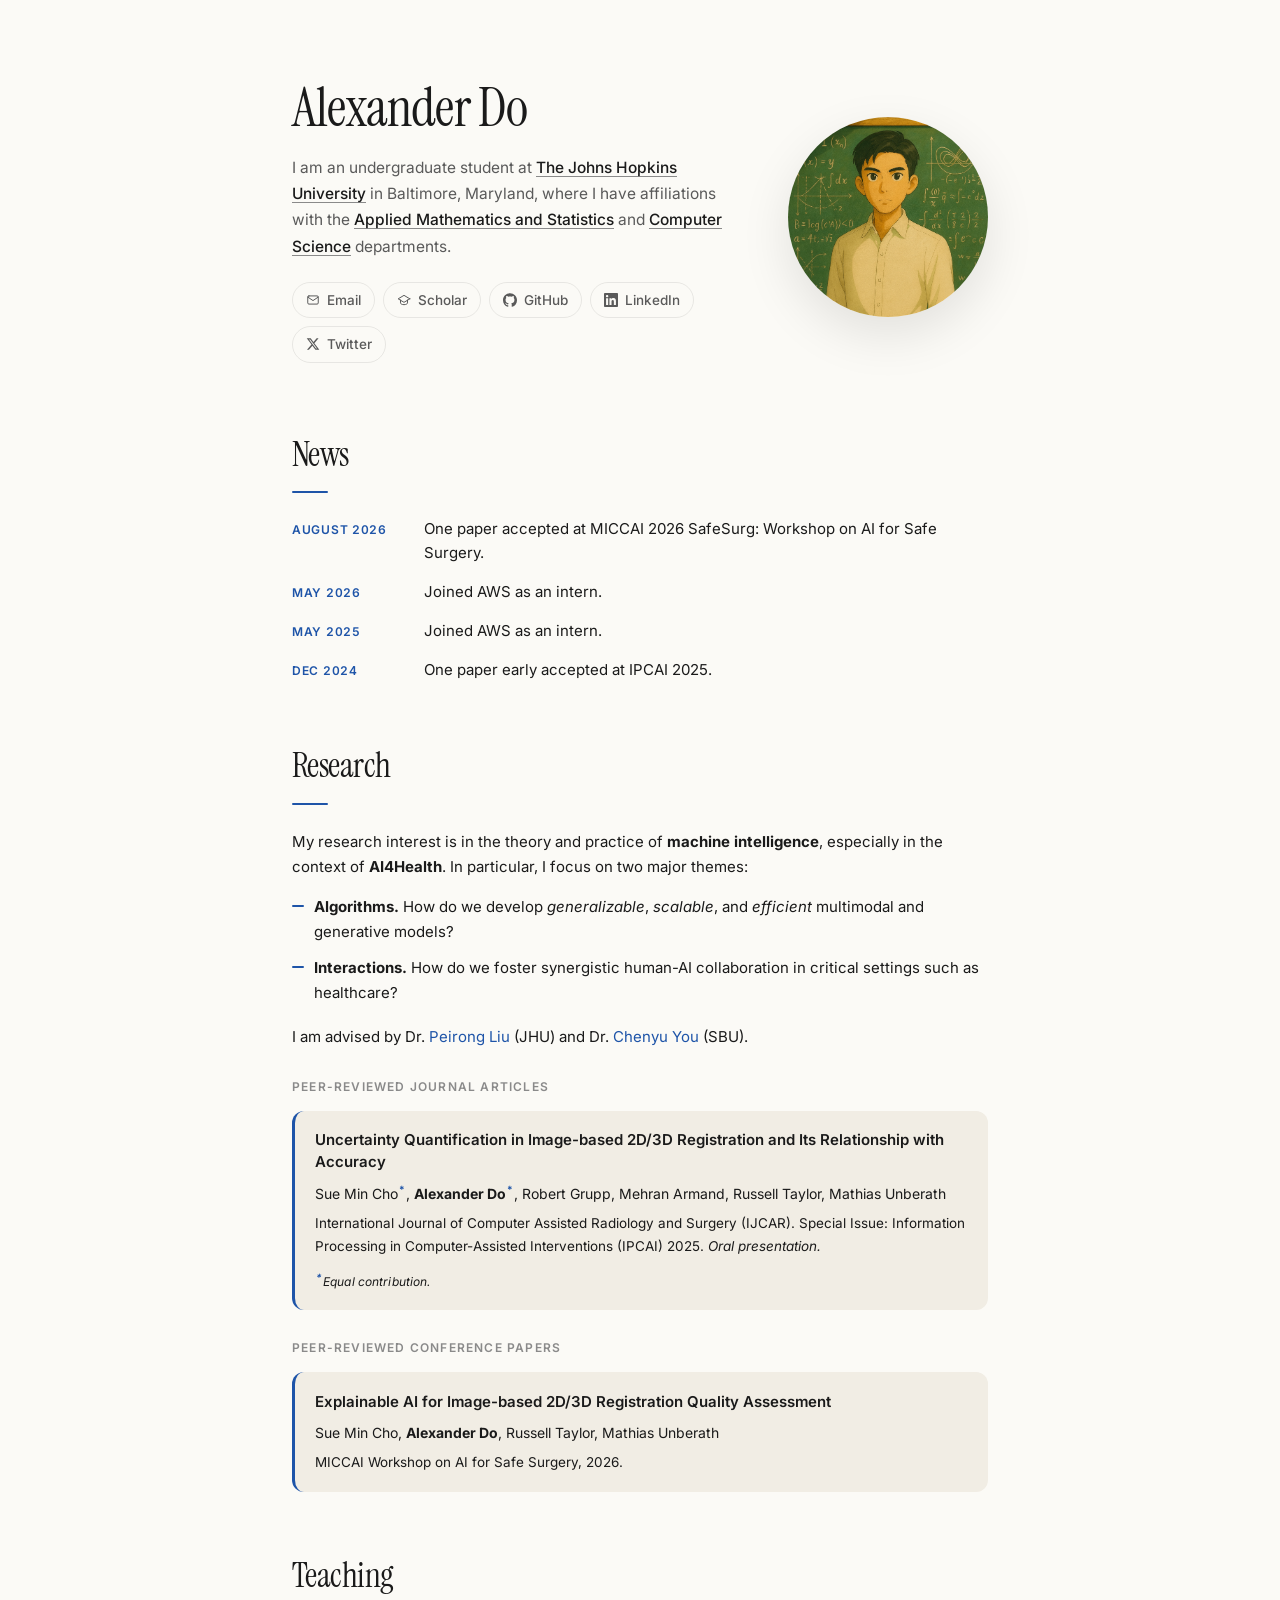
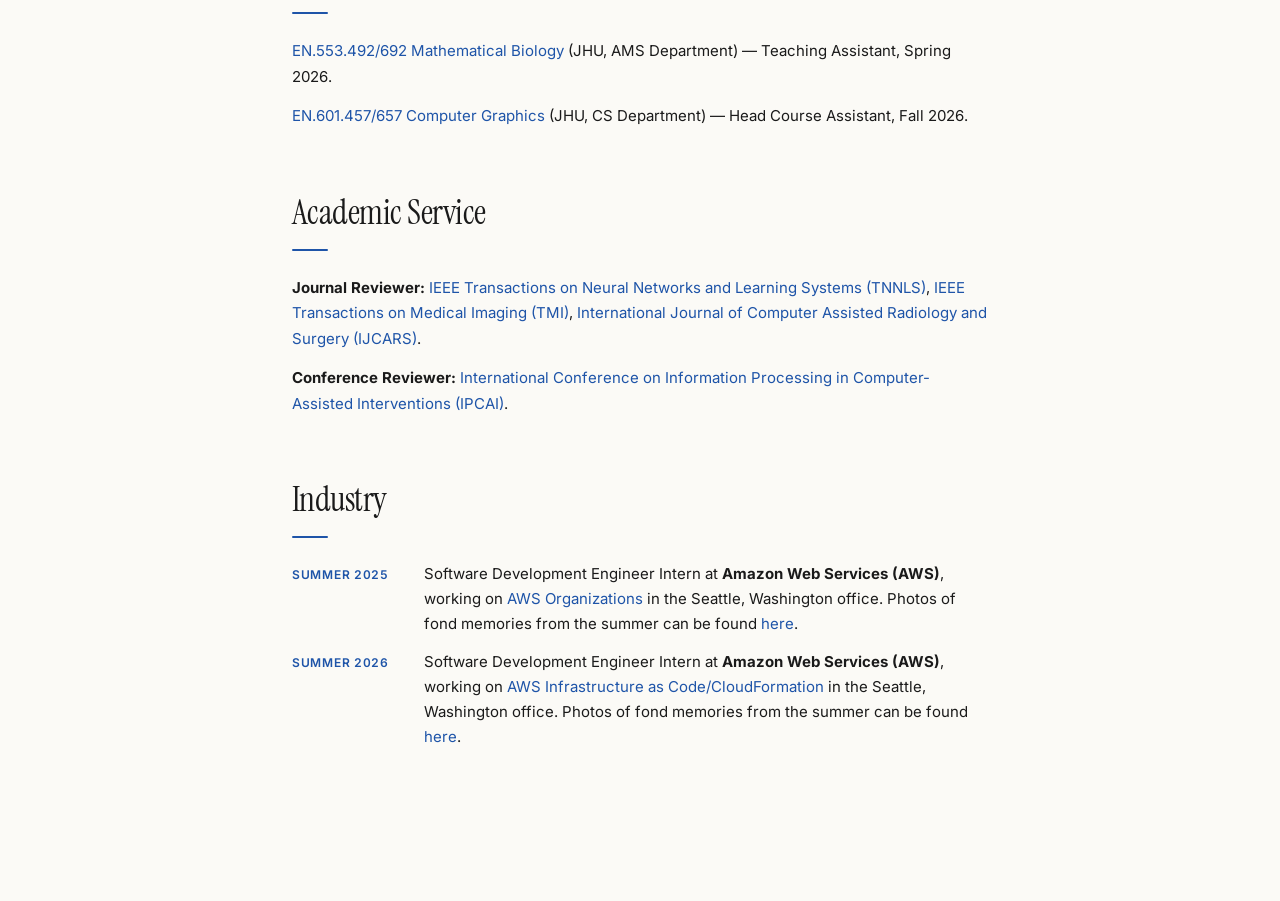
<file: index.html>
<!DOCTYPE html>
<html lang="en">
  <head>
    <meta charset="UTF-8">
    <meta name="viewport" content="width=device-width, initial-scale=1">
    <title>Alexander Do</title>
    <meta name="author" content="Alexander Do">
    <meta name="description" content="Alexander Do — undergraduate at Johns Hopkins University researching machine intelligence and AI for health.">
    <link rel="shortcut icon" href="images/favicon/JHU.ico" type="image/x-icon">
    <link rel="preconnect" href="https://fonts.googleapis.com">
    <link rel="preconnect" href="https://fonts.gstatic.com" crossorigin>
    <link href="https://fonts.googleapis.com/css2?family=Inter:wght@400;500;600;700&family=Instrument+Serif:ital@0;1&display=swap" rel="stylesheet">
    <link rel="stylesheet" href="stylesheet.css">
  </head>

  <body>
    <main class="container">
      <header class="hero">
        <div class="hero-text">
          <h1 class="name">Alexander Do</h1>
          <p class="bio">
            I am an undergraduate student at <a href="https://www.jhu.edu/">The Johns Hopkins University</a> in Baltimore, Maryland,
            where I have affiliations with the <a href="https://engineering.jhu.edu/ams/">Applied Mathematics and Statistics</a> and 
            <a href="https://www.cs.jhu.edu/">Computer Science</a> departments. 
          </p>
          <nav class="social-links" aria-label="Contact and profiles">
            <a href="mailto:ado14@jh.edu">
              <svg viewBox="0 0 24 24" fill="none" stroke="currentColor" stroke-width="1.7" stroke-linecap="round" stroke-linejoin="round" aria-hidden="true">
                <rect x="3" y="5" width="18" height="14" rx="2"/>
                <polyline points="3,7 12,13 21,7"/>
              </svg>
              <span>Email</span>
            </a>
            <a href="https://scholar.google.com/citations?user=0Vc3YtEAAAAJ&hl=en">
              <svg viewBox="0 0 24 24" fill="none" stroke="currentColor" stroke-width="1.7" stroke-linecap="round" stroke-linejoin="round" aria-hidden="true">
                <path d="M22 10L12 4 2 10l10 6 10-6z"/>
                <path d="M6 12v5c0 1.66 2.69 3 6 3s6-1.34 6-3v-5"/>
              </svg>
              <span>Scholar</span>
            </a>
            <a href="https://github.com/AlexanderDo2006">
              <svg viewBox="0 0 24 24" fill="currentColor" aria-hidden="true">
                <path d="M12 .297c-6.63 0-12 5.373-12 12 0 5.303 3.438 9.8 8.205 11.385.6.113.82-.258.82-.577 0-.285-.01-1.04-.015-2.04-3.338.724-4.042-1.61-4.042-1.61C4.422 18.07 3.633 17.7 3.633 17.7c-1.087-.744.084-.729.084-.729 1.205.084 1.838 1.236 1.838 1.236 1.07 1.835 2.809 1.305 3.495.998.108-.776.417-1.305.76-1.605-2.665-.3-5.466-1.332-5.466-5.93 0-1.31.465-2.38 1.235-3.22-.135-.303-.54-1.523.105-3.176 0 0 1.005-.322 3.3 1.23.96-.267 1.98-.399 3-.405 1.02.006 2.04.138 3 .405 2.28-1.552 3.285-1.23 3.285-1.23.645 1.653.24 2.873.12 3.176.765.84 1.23 1.91 1.23 3.22 0 4.61-2.805 5.625-5.475 5.92.42.36.81 1.096.81 2.22 0 1.606-.015 2.896-.015 3.286 0 .315.21.69.825.57C20.565 22.092 24 17.592 24 12.297c0-6.627-5.373-12-12-12"/>
              </svg>
              <span>GitHub</span>
            </a>
            <a href="https://www.linkedin.com/in/alexander-do-772258206/">
              <svg viewBox="0 0 24 24" fill="currentColor" aria-hidden="true">
                <path d="M20.447 20.452h-3.554v-5.569c0-1.328-.027-3.037-1.852-3.037-1.853 0-2.136 1.445-2.136 2.939v5.667H9.351V9h3.414v1.561h.046c.477-.9 1.637-1.85 3.37-1.85 3.601 0 4.267 2.37 4.267 5.455v6.286zM5.337 7.433c-1.144 0-2.063-.926-2.063-2.065 0-1.138.92-2.063 2.063-2.063 1.14 0 2.064.925 2.064 2.063 0 1.139-.925 2.065-2.064 2.065zm1.782 13.019H3.555V9h3.564v11.452zM22.225 0H1.771C.792 0 0 .774 0 1.729v20.542C0 23.227.792 24 1.771 24h20.451C23.2 24 24 23.227 24 22.271V1.729C24 .774 23.2 0 22.222 0h.003z"/>
              </svg>
              <span>LinkedIn</span>
            </a>
            <a href="https://x.com/AlexanderDo06">
              <svg viewBox="0 0 24 24" fill="currentColor" aria-hidden="true">
                <path d="M18.244 2.25h3.308l-7.227 8.26 8.502 11.24H16.17l-5.214-6.817L4.99 21.75H1.68l7.73-8.835L1.254 2.25H8.08l4.713 6.231zm-1.161 17.52h1.833L7.084 4.126H5.117z"/>
              </svg>
              <span>Twitter</span>
            </a>
          </nav>
        </div>
        <div class="hero-photo">
          <a href="images/Me_1.png" aria-label="View profile photo">
            <img src="images/Me_1.png" alt="Portrait of Alexander Do" loading="eager">
          </a>
        </div>
      </header>

      <section class="section">
        <h2>News</h2>
        <ul class="news-list">
          <li>
            <span class="news-date">August 2026</span>
            <span class="news-text">One paper accepted at MICCAI 2026 SafeSurg: Workshop on AI for Safe Surgery.</span>
          </li>
          <li>
            <span class="news-date">May 2026</span>
            <span class="news-text">Joined AWS as an intern.</span>
          </li>
          <li>
            <span class="news-date">May 2025</span>
            <span class="news-text">Joined AWS as an intern.</span>
          </li>
          <li>
            <span class="news-date">Dec 2024</span>
            <span class="news-text">One paper early accepted at IPCAI 2025.</span>
          </li>
        </ul>
      </section>

      <section class="section">
        <h2>Research</h2>
        <p>
          My research interest is in the theory and practice of <strong>machine intelligence</strong>,
          especially in the context of <strong>AI4Health</strong>. In particular, I focus on two major themes:
        </p>
        <ol class="research-themes">
          <li><strong>Algorithms.</strong> How do we develop <em>generalizable</em>, <em>scalable</em>, and <em>efficient</em> multimodal and generative models?</li>
          <li><strong>Interactions.</strong> How do we foster synergistic human-AI collaboration in critical settings such as healthcare?</li>
        </ol>
        <p>
          I am advised by Dr. <a href="https://jhuldr.github.io/peirong/">Peirong Liu</a> (JHU) and Dr. <a href="https://chenyuyou.me/">Chenyu You</a> (SBU).
        </p>

        <h3>Peer-reviewed Journal Articles</h3>
        <article class="publication">
          <a class="pub-title" href="https://link.springer.com/article/10.1007/s11548-025-03417-x">
            Uncertainty Quantification in Image-based 2D/3D Registration and Its Relationship with Accuracy
          </a>
          <p class="pub-authors">
            Sue Min Cho<sup>*</sup>, <strong>Alexander Do</strong><sup>*</sup>, Robert Grupp, Mehran Armand, Russell Taylor, Mathias Unberath
          </p>
          <p class="pub-venue">
            International Journal of Computer Assisted Radiology and Surgery (IJCAR).
            Special Issue: Information Processing in Computer-Assisted Interventions (IPCAI) 2025.
            <em>Oral presentation.</em>
          </p>
          <p class="pub-note"><sup>*</sup>Equal contribution.</p>
        </article>

        <h3>Peer-reviewed Conference Papers</h3>
        <article class="publication">
          <span class="pub-title">
            Explainable AI for Image-based 2D/3D Registration Quality Assessment
          </span>
          <p class="pub-authors">
            Sue Min Cho, <strong>Alexander Do</strong>, Russell Taylor, Mathias Unberath
          </p>
          <p class="pub-venue">MICCAI Workshop on AI for Safe Surgery, 2026.</p>
        </article>
      </section>

      <section class="section">
        <h2>Teaching</h2>
        <p>
          <a href="https://jhu.semester.ly/c/EN.550.492">EN.553.492/692 Mathematical Biology</a>
          (JHU, AMS Department) — Teaching Assistant, Spring 2026.
        </p>
        <p>
          <a href="https://jhu.semester.ly/c/EN.601.457">EN.601.457/657 Computer Graphics</a>
          (JHU, CS Department) — Head Course Assistant, Fall 2026.
        </p>
      </section>

      <section class="section">
        <h2>Academic Service</h2>
        <p>
          <strong>Journal Reviewer:</strong>
          <a href="https://ieeexplore.ieee.org/xpl/RecentIssue.jsp?punumber=5962385">IEEE Transactions on Neural Networks and Learning Systems (TNNLS)</a>,
          <a href="https://ieeetmi.org/">IEEE Transactions on Medical Imaging (TMI)</a>, <a href="https://link.springer.com/journal/11548">International Journal of Computer Assisted Radiology and Surgery (IJCARS)</a>.
        </p>
        <p>
          <strong>Conference Reviewer:</strong>
          <a href="https://sites.google.com/view/ipcai2026">International Conference on Information Processing in Computer-Assisted Interventions (IPCAI)</a>.
        </p>
      </section>

      <section class="section">
        <h2>Industry</h2>
        <ul class="news-list">
          <li>
            <span class="news-date">Summer 2025</span>
            <span class="news-text">
              Software Development Engineer Intern at <strong>Amazon Web Services (AWS)</strong>, working on
              <a href="https://docs.aws.amazon.com/organizations/latest/userguide/orgs_introduction.html">AWS Organizations</a>
              in the Seattle, Washington office. Photos of fond memories from the summer can be found
              <a href="summer2025-photos.html">here</a>.
            </span>
          </li>
          <li>
            <span class="news-date">Summer 2026</span>
            <span class="news-text">
              Software Development Engineer Intern at <strong>Amazon Web Services (AWS)</strong>, working on
              <a href="https://docs.aws.amazon.com/whitepapers/latest/introduction-devops-aws/aws-cloudformation.html">AWS Infrastructure as Code/CloudFormation</a>
              in the Seattle, Washington office. Photos of fond memories from the summer can be found
              <a href="summer2026-photos.html">here</a>.
            </span>
          </li>
        </ul>
      </section>
    </main>
  </body>
</html>
</file>
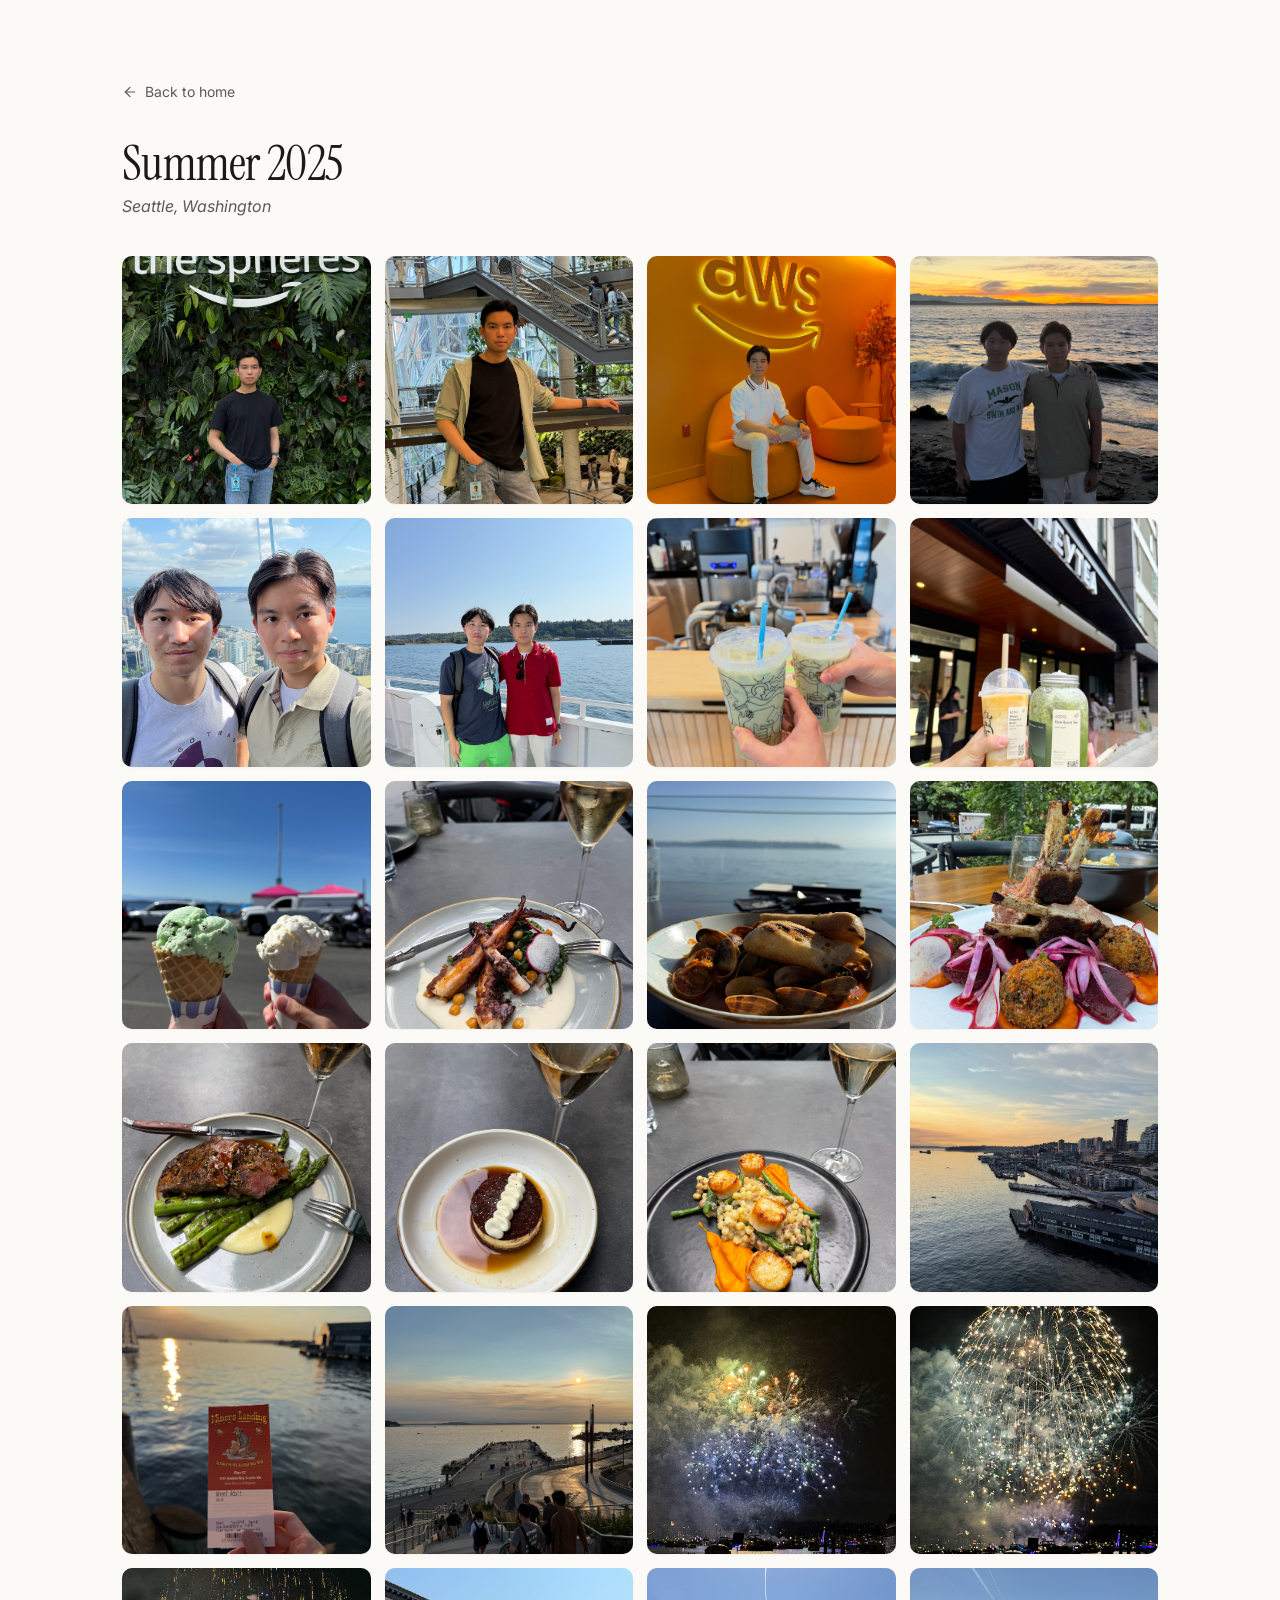
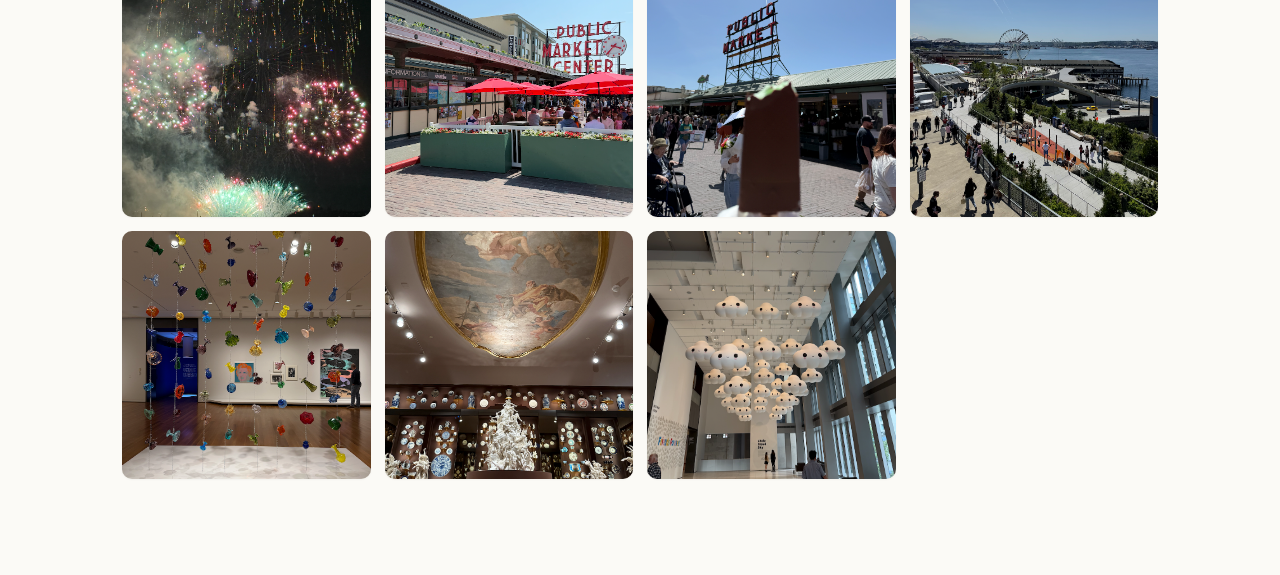
<file: summer2025-photos.html>
<!DOCTYPE html>
<html lang="en">
  <head>
    <meta charset="UTF-8">
    <meta name="viewport" content="width=device-width, initial-scale=1">
    <title>Summer 2025</title>
    <meta name="author" content="Alexander Do">
    <link rel="shortcut icon" href="images/favicon/JHU.ico" type="image/x-icon">
    <link rel="preconnect" href="https://fonts.googleapis.com">
    <link rel="preconnect" href="https://fonts.gstatic.com" crossorigin>
    <link href="https://fonts.googleapis.com/css2?family=Inter:wght@400;500;600;700&family=Instrument+Serif:ital@0;1&display=swap" rel="stylesheet">
    <link rel="stylesheet" href="stylesheet.css">
  </head>

  <body>
    <main class="container container--wide">
      <a href="index.html" class="back-link">
        <svg viewBox="0 0 24 24" fill="none" stroke="currentColor" stroke-width="1.8" stroke-linecap="round" stroke-linejoin="round" aria-hidden="true">
          <line x1="19" y1="12" x2="5" y2="12"/>
          <polyline points="12,19 5,12 12,5"/>
        </svg>
        <span>Back to home</span>
      </a>

      <header class="page-header">
        <h1 class="name">Summer 2025</h1>
        <p class="page-subtitle">Seattle, Washington</p>
      </header>

      <div class="photo-gallery">
        <div class="photo-item"><img src="images/summer2025/img1.png" alt="Summer 2025 photo 1"></div>
        <div class="photo-item"><img src="images/summer2025/img2.png" alt="Summer 2025 photo 2"></div>
        <div class="photo-item"><img src="images/summer2025/img3.png" alt="Summer 2025 photo 3"></div>
        <div class="photo-item"><img src="images/summer2025/img4.png" alt="Summer 2025 photo 4"></div>
        <div class="photo-item"><img src="images/summer2025/img5.png" alt="Summer 2025 photo 5"></div>
        <div class="photo-item"><img src="images/summer2025/img6.png" alt="Summer 2025 photo 6"></div>
        <div class="photo-item"><img src="images/summer2025/img7.png" alt="Summer 2025 photo 7"></div>
        <div class="photo-item"><img src="images/summer2025/img8.png" alt="Summer 2025 photo 8"></div>
        <div class="photo-item"><img src="images/summer2025/img9.png" alt="Summer 2025 photo 9"></div>
        <div class="photo-item"><img src="images/summer2025/img10.png" alt="Summer 2025 photo 10"></div>
        <div class="photo-item"><img src="images/summer2025/img11.png" alt="Summer 2025 photo 11"></div>
        <div class="photo-item"><img src="images/summer2025/img12.png" alt="Summer 2025 photo 12"></div>
        <div class="photo-item"><img src="images/summer2025/img13.png" alt="Summer 2025 photo 13"></div>
        <div class="photo-item"><img src="images/summer2025/img14.png" alt="Summer 2025 photo 14"></div>
        <div class="photo-item"><img src="images/summer2025/img15.png" alt="Summer 2025 photo 15"></div>
        <div class="photo-item"><img src="images/summer2025/img16.png" alt="Summer 2025 photo 16"></div>
        <div class="photo-item"><img src="images/summer2025/img17.png" alt="Summer 2025 photo 17"></div>
        <div class="photo-item"><img src="images/summer2025/img18.png" alt="Summer 2025 photo 18"></div>
        <div class="photo-item"><img src="images/summer2025/img19.png" alt="Summer 2025 photo 19"></div>
        <div class="photo-item"><img src="images/summer2025/img20.png" alt="Summer 2025 photo 20"></div>
        <div class="photo-item"><img src="images/summer2025/img21.png" alt="Summer 2025 photo 21"></div>
        <div class="photo-item"><img src="images/summer2025/img22.png" alt="Summer 2025 photo 22"></div>
        <div class="photo-item"><img src="images/summer2025/img23.png" alt="Summer 2025 photo 23"></div>
        <div class="photo-item"><img src="images/summer2025/img24.png" alt="Summer 2025 photo 24"></div>
        <div class="photo-item"><img src="images/summer2025/img25.png" alt="Summer 2025 photo 25"></div>
        <div class="photo-item"><img src="images/summer2025/img26.png" alt="Summer 2025 photo 26"></div>
        <div class="photo-item"><img src="images/summer2025/img27.png" alt="Summer 2025 photo 27"></div>
      </div>
    </main>

    <div class="lightbox" id="lightbox" role="dialog" aria-modal="true" aria-label="Photo viewer">
      <button class="lightbox-close" aria-label="Close photo viewer" type="button">×</button>
      <img class="lightbox-img" alt="">
    </div>

    <script>
      var lightbox = document.getElementById('lightbox');
      var lightboxImg = lightbox.querySelector('.lightbox-img');
      var closeBtn = lightbox.querySelector('.lightbox-close');

      function openLightbox(src, alt) {
        lightboxImg.src = src;
        lightboxImg.alt = alt || '';
        lightbox.classList.add('open');
        document.body.style.overflow = 'hidden';
      }

      function closeLightbox() {
        lightbox.classList.remove('open');
        document.body.style.overflow = '';
      }

      document.querySelectorAll('.photo-item img').forEach(function (img) {
        img.addEventListener('click', function () {
          openLightbox(img.src, img.alt);
        });
      });

      closeBtn.addEventListener('click', closeLightbox);
      lightbox.addEventListener('click', function (e) {
        if (e.target === lightbox) closeLightbox();
      });
      document.addEventListener('keydown', function (e) {
        if (e.key === 'Escape' && lightbox.classList.contains('open')) closeLightbox();
      });
    </script>
  </body>
</html>
</file>
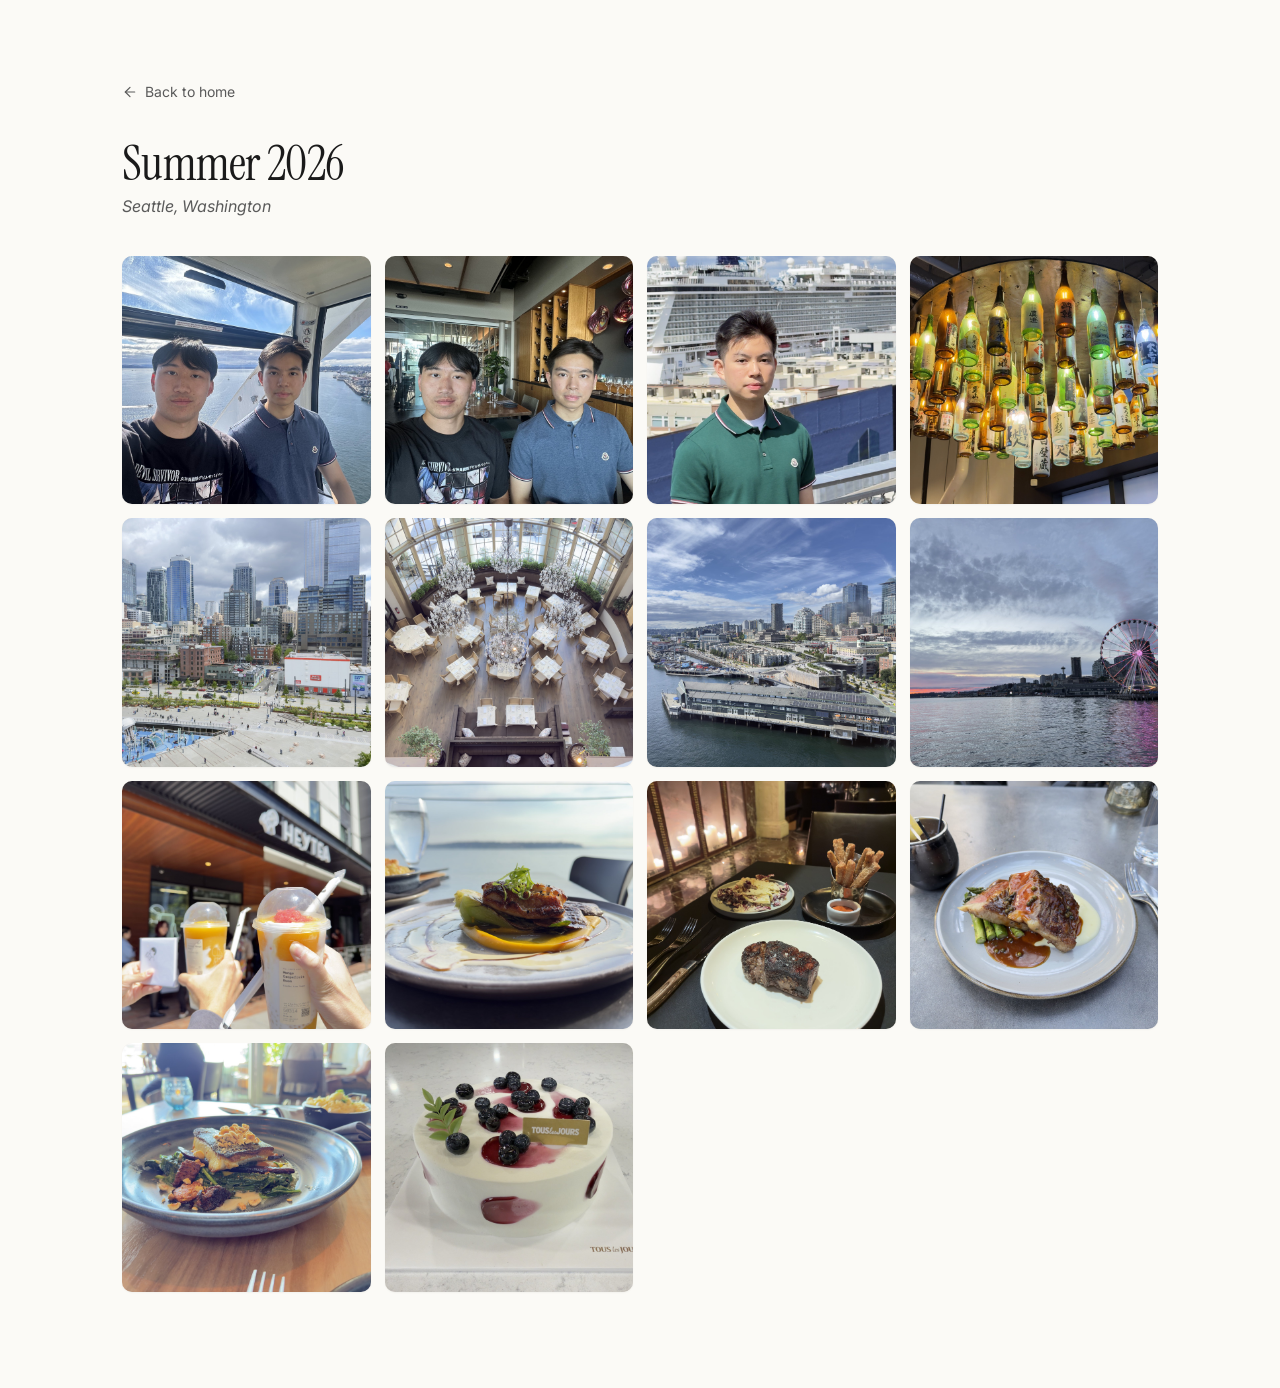
<file: summer2026-photos.html>
<!DOCTYPE html>
<html lang="en">
  <head>
    <meta charset="UTF-8">
    <meta name="viewport" content="width=device-width, initial-scale=1">
    <title>Summer 2026</title>
    <meta name="author" content="Alexander Do">
    <link rel="shortcut icon" href="images/favicon/JHU.ico" type="image/x-icon">
    <link rel="preconnect" href="https://fonts.googleapis.com">
    <link rel="preconnect" href="https://fonts.gstatic.com" crossorigin>
    <link href="https://fonts.googleapis.com/css2?family=Inter:wght@400;500;600;700&family=Instrument+Serif:ital@0;1&display=swap" rel="stylesheet">
    <link rel="stylesheet" href="stylesheet.css">
  </head>

  <body>
    <main class="container container--wide">
      <a href="index.html" class="back-link">
        <svg viewBox="0 0 24 24" fill="none" stroke="currentColor" stroke-width="1.8" stroke-linecap="round" stroke-linejoin="round" aria-hidden="true">
          <line x1="19" y1="12" x2="5" y2="12"/>
          <polyline points="12,19 5,12 12,5"/>
        </svg>
        <span>Back to home</span>
      </a>

      <header class="page-header">
        <h1 class="name">Summer 2026</h1>
        <p class="page-subtitle">Seattle, Washington</p>
      </header>

      <div class="photo-gallery">
        <div class="photo-item"><img src="images/summer2026/img1.jpg" alt="Summer 2026 photo 1"></div>
        <div class="photo-item"><img src="images/summer2026/img2.jpg" alt="Summer 2026 photo 2"></div>
        <div class="photo-item"><img src="images/summer2026/img3.jpg" alt="Summer 2026 photo 3"></div>
        <div class="photo-item"><img src="images/summer2026/img4.jpg" alt="Summer 2026 photo 4"></div>
        <div class="photo-item"><img src="images/summer2026/img5.jpg" alt="Summer 2026 photo 5"></div>
        <div class="photo-item"><img src="images/summer2026/img6.jpg" alt="Summer 2026 photo 6"></div>
        <div class="photo-item"><img src="images/summer2026/img7.jpg" alt="Summer 2026 photo 7"></div>
        <div class="photo-item"><img src="images/summer2026/img8.jpg" alt="Summer 2026 photo 8"></div>
        <div class="photo-item"><img src="images/summer2026/img9.jpg" alt="Summer 2026 photo 9"></div>
        <div class="photo-item"><img src="images/summer2026/img10.jpg" alt="Summer 2026 photo 10"></div>
        <div class="photo-item"><img src="images/summer2026/img11.jpg" alt="Summer 2026 photo 11"></div>
        <div class="photo-item"><img src="images/summer2026/img12.jpg" alt="Summer 2026 photo 12"></div>
        <div class="photo-item"><img src="images/summer2026/img13.jpg" alt="Summer 2026 photo 13"></div>
        <div class="photo-item"><img src="images/summer2026/img14.jpg" alt="Summer 2026 photo 14"></div>
      </div>
    </main>

    <div class="lightbox" id="lightbox" role="dialog" aria-modal="true" aria-label="Photo viewer">
      <button class="lightbox-close" aria-label="Close photo viewer" type="button">×</button>
      <img class="lightbox-img" alt="">
    </div>

    <script>
      var lightbox = document.getElementById('lightbox');
      var lightboxImg = lightbox.querySelector('.lightbox-img');
      var closeBtn = lightbox.querySelector('.lightbox-close');

      function openLightbox(src, alt) {
        lightboxImg.src = src;
        lightboxImg.alt = alt || '';
        lightbox.classList.add('open');
        document.body.style.overflow = 'hidden';
      }

      function closeLightbox() {
        lightbox.classList.remove('open');
        document.body.style.overflow = '';
      }

      document.querySelectorAll('.photo-item img').forEach(function (img) {
        img.addEventListener('click', function () {
          openLightbox(img.src, img.alt);
        });
      });

      closeBtn.addEventListener('click', closeLightbox);
      lightbox.addEventListener('click', function (e) {
        if (e.target === lightbox) closeLightbox();
      });
      document.addEventListener('keydown', function (e) {
        if (e.key === 'Escape' && lightbox.classList.contains('open')) closeLightbox();
      });
    </script>
  </body>
</html>
</file>
<file: stylesheet.css>
:root {
  --bg: #fbfaf6;
  --bg-soft: #f1ede4;
  --text: #1a1a1a;
  --text-muted: #5a5a5a;
  --text-faint: #8a8a8a;
  --accent: #1e54a8;
  --accent-soft: rgba(30, 84, 168, 0.08);
  --accent-hover: #d97706;
  --border: rgba(0, 0, 0, 0.08);
  --shadow-sm: 0 1px 2px rgba(0, 0, 0, 0.04);
  --shadow: 0 6px 24px rgba(0, 0, 0, 0.06);
  --shadow-lg: 0 18px 50px rgba(0, 0, 0, 0.10);
  --radius: 12px;
  --serif: 'Instrument Serif', "Iowan Old Style", "Apple Garamond", Baskerville, Georgia, serif;
  --sans: 'Inter', -apple-system, BlinkMacSystemFont, "Segoe UI", Helvetica, Arial, sans-serif;
}

* {
  box-sizing: border-box;
  margin: 0;
  padding: 0;
}

html {
  scroll-behavior: smooth;
}

body {
  font-family: var(--sans);
  font-size: 15px;
  line-height: 1.65;
  color: var(--text);
  background: var(--bg);
  -webkit-font-smoothing: antialiased;
  -moz-osx-font-smoothing: grayscale;
  text-rendering: optimizeLegibility;
  animation: pageFadeIn 0.6s ease;
}

@keyframes pageFadeIn {
  from { opacity: 0; transform: translateY(8px); }
  to { opacity: 1; transform: translateY(0); }
}

::selection {
  background: var(--accent-soft);
  color: var(--text);
}

a {
  color: var(--accent);
  text-decoration: underline;
  text-decoration-color: transparent;
  text-decoration-thickness: 1px;
  text-underline-offset: 3px;
  transition: color 0.2s ease, text-decoration-color 0.2s ease;
}

a:hover {
  color: var(--accent-hover);
  text-decoration-color: currentColor;
}

a:focus-visible {
  outline: 2px solid var(--accent);
  outline-offset: 3px;
  border-radius: 3px;
}

button:focus-visible {
  outline: 2px solid var(--accent);
  outline-offset: 3px;
}

.container {
  max-width: 760px;
  margin: 0 auto;
  padding: 80px 32px 96px;
}

.container--wide {
  max-width: 1100px;
}

/* ============= Hero ============= */
.hero {
  display: grid;
  grid-template-columns: 1fr 200px;
  gap: 48px;
  align-items: center;
  margin-bottom: 64px;
}

.name {
  font-family: var(--serif);
  font-size: 54px;
  font-weight: 400;
  letter-spacing: -0.015em;
  line-height: 1.05;
  margin-bottom: 18px;
  color: var(--text);
}

.bio {
  font-size: 15.5px;
  line-height: 1.7;
  color: var(--text-muted);
  margin-bottom: 22px;
}

.bio a {
  color: var(--text);
  font-weight: 500;
  text-decoration-color: var(--text-faint);
}

.bio a:hover {
  color: var(--accent-hover);
  text-decoration-color: currentColor;
}

.social-links {
  display: flex;
  flex-wrap: wrap;
  gap: 8px;
}

.social-links a {
  display: inline-flex;
  align-items: center;
  gap: 7px;
  padding: 6px 13px;
  font-size: 13.5px;
  font-weight: 500;
  color: var(--text-muted);
  border: 1px solid var(--border);
  border-radius: 999px;
  text-decoration: none;
  transition: color 0.2s ease, border-color 0.2s ease, background 0.2s ease, transform 0.2s ease;
}

.social-links a:hover {
  color: var(--accent);
  border-color: var(--accent);
  background: var(--accent-soft);
  transform: translateY(-1px);
}

.social-links svg {
  width: 14px;
  height: 14px;
  flex-shrink: 0;
}

.hero-photo {
  position: relative;
}

.hero-photo a {
  display: block;
  border-radius: 50%;
  text-decoration: none;
}

.hero-photo img {
  width: 100%;
  aspect-ratio: 1 / 1;
  object-fit: cover;
  object-position: center top;
  border-radius: 50%;
  box-shadow: var(--shadow-lg);
  transition: transform 0.4s ease, box-shadow 0.4s ease;
}

.hero-photo a:hover img {
  transform: scale(1.04);
  box-shadow: 0 22px 60px rgba(30, 84, 168, 0.22);
}

/* ============= Sections ============= */
.section {
  margin-bottom: 56px;
  scroll-margin-top: 32px;
}

.section h2 {
  font-family: var(--serif);
  font-size: 34px;
  font-weight: 400;
  letter-spacing: -0.015em;
  margin-bottom: 24px;
  position: relative;
  padding-bottom: 10px;
  color: var(--text);
}

.section h2::after {
  content: "";
  position: absolute;
  left: 0;
  bottom: 0;
  width: 36px;
  height: 2px;
  background: var(--accent);
  border-radius: 2px;
}

.section h3 {
  font-family: var(--sans);
  font-size: 12px;
  font-weight: 600;
  text-transform: uppercase;
  letter-spacing: 0.1em;
  color: var(--text-faint);
  margin-top: 28px;
  margin-bottom: 14px;
}

.section p {
  margin-bottom: 14px;
  line-height: 1.7;
  color: var(--text);
}

.section p:last-child {
  margin-bottom: 0;
}

.research-themes {
  list-style: none;
  margin: 6px 0 18px;
  padding: 0;
}

.research-themes li {
  position: relative;
  padding-left: 22px;
  margin-bottom: 10px;
  line-height: 1.7;
}

.research-themes li::before {
  content: "";
  position: absolute;
  left: 0;
  top: 0.78em;
  width: 12px;
  height: 1.5px;
  background: var(--accent);
  border-radius: 2px;
}

/* ============= News list ============= */
.news-list {
  list-style: none;
  display: flex;
  flex-direction: column;
  gap: 14px;
}

.news-list li {
  display: grid;
  grid-template-columns: 110px 1fr;
  gap: 22px;
  align-items: baseline;
}

.news-date {
  font-variant-numeric: tabular-nums;
  font-size: 12px;
  font-weight: 600;
  color: var(--accent);
  letter-spacing: 0.06em;
  text-transform: uppercase;
}

.news-text {
  line-height: 1.65;
}

/* ============= Publications ============= */
.publication {
  margin-bottom: 14px;
  padding: 18px 20px;
  background: var(--bg-soft);
  border-radius: var(--radius);
  border-left: 3px solid var(--accent);
  transition: transform 0.25s ease, box-shadow 0.25s ease;
}

.publication:hover {
  transform: translateY(-2px);
  box-shadow: var(--shadow);
}

.pub-title {
  display: inline-block;
  font-weight: 600;
  font-size: 15px;
  line-height: 1.5;
  margin-bottom: 8px;
  color: var(--text);
  text-decoration: none;
}

a.pub-title:hover {
  color: var(--accent);
  text-decoration-color: currentColor;
}

.pub-authors {
  font-size: 14px;
  color: var(--text-muted);
  margin-bottom: 6px !important;
}

.pub-venue {
  font-size: 13.5px;
  color: var(--text-faint);
}

.pub-note {
  font-size: 12px !important;
  color: var(--text-faint);
  margin-top: 10px !important;
  margin-bottom: 0 !important;
  font-style: italic;
  letter-spacing: 0.01em;
}

.pub-authors sup,
.pub-note sup {
  font-size: 10px;
  vertical-align: super;
  line-height: 0;
  font-weight: 700;
  color: var(--accent);
  margin: 0 1px;
}

/* ============= Photo Gallery ============= */
.back-link {
  display: inline-flex;
  align-items: center;
  gap: 7px;
  font-size: 14px;
  color: var(--text-muted);
  margin-bottom: 36px;
  text-decoration: none;
  transition: color 0.2s ease;
}

.back-link svg {
  width: 16px;
  height: 16px;
  transition: transform 0.25s ease;
}

.back-link:hover {
  color: var(--accent);
  text-decoration-color: transparent;
}

.back-link:hover svg {
  transform: translateX(-4px);
}

.page-header {
  margin-bottom: 36px;
}

.page-header .name {
  font-size: 48px;
  margin-bottom: 4px;
}

.page-subtitle {
  font-size: 16px;
  color: var(--text-muted);
  font-style: italic;
}

.photo-gallery {
  display: grid;
  grid-template-columns: repeat(auto-fill, minmax(240px, 1fr));
  gap: 14px;
}

.photo-item {
  overflow: hidden;
  border-radius: 10px;
  aspect-ratio: 1 / 1;
  background: var(--bg-soft);
  cursor: zoom-in;
  position: relative;
  box-shadow: var(--shadow-sm);
  transition: box-shadow 0.3s ease, transform 0.3s ease;
}

.photo-item:hover {
  box-shadow: var(--shadow);
  transform: translateY(-2px);
}

.photo-item img {
  width: 100%;
  height: 100%;
  object-fit: cover;
  display: block;
  transition: transform 0.5s ease;
}

.photo-item:hover img {
  transform: scale(1.06);
}

/* ============= Lightbox ============= */
.lightbox {
  position: fixed;
  inset: 0;
  background: rgba(8, 8, 12, 0.94);
  display: flex;
  align-items: center;
  justify-content: center;
  z-index: 1000;
  opacity: 0;
  pointer-events: none;
  transition: opacity 0.25s ease;
  cursor: zoom-out;
  padding: 40px;
  backdrop-filter: blur(6px);
  -webkit-backdrop-filter: blur(6px);
}

.lightbox.open {
  opacity: 1;
  pointer-events: auto;
}

.lightbox-img {
  max-width: 100%;
  max-height: 100%;
  object-fit: contain;
  border-radius: 6px;
  box-shadow: 0 25px 70px rgba(0,0,0,0.6);
  cursor: default;
  animation: lightboxIn 0.3s ease;
}

@keyframes lightboxIn {
  from { opacity: 0; transform: scale(0.96); }
  to { opacity: 1; transform: scale(1); }
}

.lightbox-close {
  position: absolute;
  top: 22px;
  right: 26px;
  width: 44px;
  height: 44px;
  border-radius: 50%;
  background: rgba(255,255,255,0.10);
  border: 1px solid rgba(255,255,255,0.15);
  color: white;
  font-size: 26px;
  line-height: 1;
  cursor: pointer;
  display: flex;
  align-items: center;
  justify-content: center;
  transition: background 0.2s ease, transform 0.2s ease;
}

.lightbox-close:hover {
  background: rgba(255,255,255,0.18);
  transform: rotate(90deg);
}

/* ============= Mobile ============= */
@media (max-width: 720px) {
  .container {
    padding: 60px 22px 72px;
  }

  .hero {
    grid-template-columns: 1fr;
    gap: 26px;
    text-align: center;
    margin-bottom: 52px;
  }

  .hero-photo {
    grid-row: 1;
    width: 140px;
    margin: 0 auto;
  }

  .name {
    font-size: 44px;
  }

  .social-links {
    justify-content: center;
  }

  .section {
    margin-bottom: 46px;
  }

  .section h2 {
    font-size: 30px;
  }

  .news-list li {
    grid-template-columns: 1fr;
    gap: 4px;
  }

  .page-header .name {
    font-size: 38px;
    text-align: left;
  }

  .photo-gallery {
    grid-template-columns: repeat(auto-fill, minmax(160px, 1fr));
    gap: 10px;
  }

  .lightbox {
    padding: 16px;
  }
}

@media (max-width: 420px) {
  .name {
    font-size: 38px;
  }

  .container {
    padding: 50px 18px 60px;
  }
}

/* ============= Reduced motion ============= */
@media (prefers-reduced-motion: reduce) {
  *, *::before, *::after {
    animation-duration: 0.01ms !important;
    transition-duration: 0.01ms !important;
  }
}
</file>
